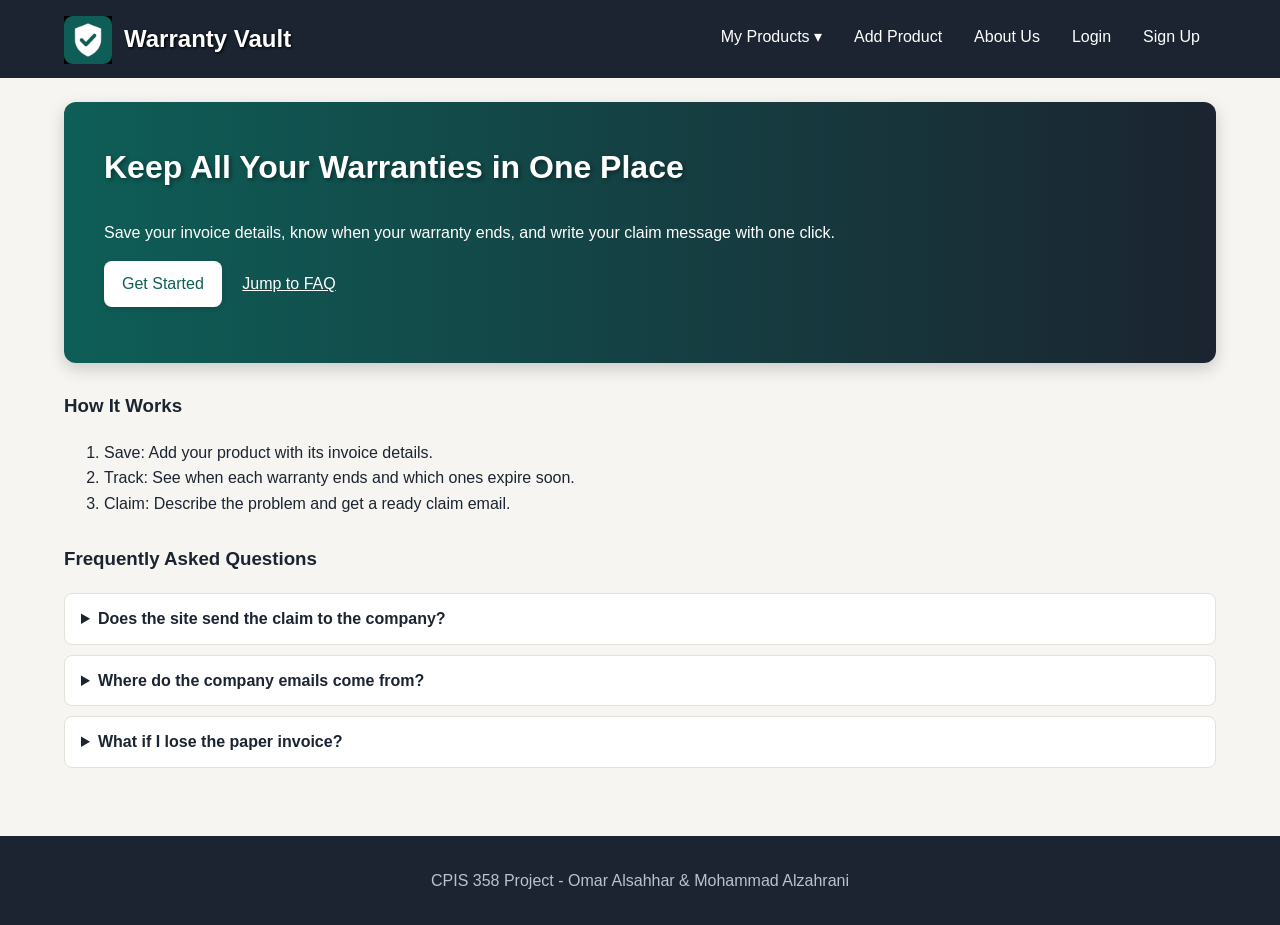
<file: index.html>
<!DOCTYPE HTML>
<html lang="en">

<head>
  <meta charset="UTF-8"> 
  <meta name="description" content="Keep all your warranties in one place">
  <meta name="author" content="Omar Alsahhar & Mohammad Alzahrani">
  <title>Warranty Vault | Home</title>
  <link rel="stylesheet" type="text/css" href="css/style.css">

</head>
<body>

  <header>
    <!-- Image map: clicking the logo opens the About Us page -->
    <img src="images/logo.png" alt="Warranty Vault logo" width="48" height="48" usemap="#logo-map">
    <map name="logo-map">
      <area shape="rect" coords="0,0,48,48" href="about.html" alt="About Us">
    </map>

    <h1><a href="index.html">Warranty Vault</a></h1>

    <!-- Main menu with a dropdown under My Products -->
    <nav>
      <ul>
        <li><a href="dashboard.html">My Products &#9662;</a>
          <ul>
            <li><a href="dashboard.html">All Products</a></li>
            <li><a href="details.html">Product Details</a></li>
            <li><a href="claim.html">Warranty Claim</a></li>
          </ul>
        </li>
        <li><a href="add-product.html">Add Product</a></li>
        <li><a href="about.html">About Us</a></li>
        <li><a href="login.html">Login</a></li>
        <li><a href="signup.html">Sign Up</a></li>
      </ul>
    </nav>
  </header>

  <main>
    <!-- Welcome section -->
    <section class="hero">
      <h2>Keep All Your Warranties in One Place</h2>
      <p>Save your invoice details, know when your warranty ends, and write your claim message with one click.</p>
      <p>
        <a href="login.html" class="btn">Get Started</a>
        <!-- Internal link: jumps to the FAQ section on the same page -->
        <a href="#faq">Jump to FAQ</a>
      </p>
    </section>

    <!-- How it works: we use 'ol' because the steps have an order -->
    <section>
      <h3>How It Works</h3>
      <ol>
        <li>Save: Add your product with its invoice details.</li>
        <li>Track: See when each warranty ends and which ones expire soon.</li>
        <li>Claim: Describe the problem and get a ready claim email.</li>
      </ol>
    </section>

    <!-- FAQ: details/summary -->
    <section id="faq">
      <h3>Frequently Asked Questions</h3>

      <details>
        <summary>Does the site send the claim to the company?</summary>
        <p>No. The site prepares the message and opens your email app, and you send it yourself with the invoice attached.</p>
      </details>

      <details>
        <summary>Where do the company emails come from?</summary>
        <p>From a list of companies saved in the system, taken from their official contact pages.</p>
      </details>

      <details>
        <summary>What if I lose the paper invoice?</summary>
        <p>Save the order number and store name. The store can usually give you a copy.</p>
      </details>
    </section>
  </main>

  <footer>
    <p>CPIS 358 Project - Omar Alsahhar &amp; Mohammad Alzahrani</p>
  </footer>

</body>
</html>
</file>
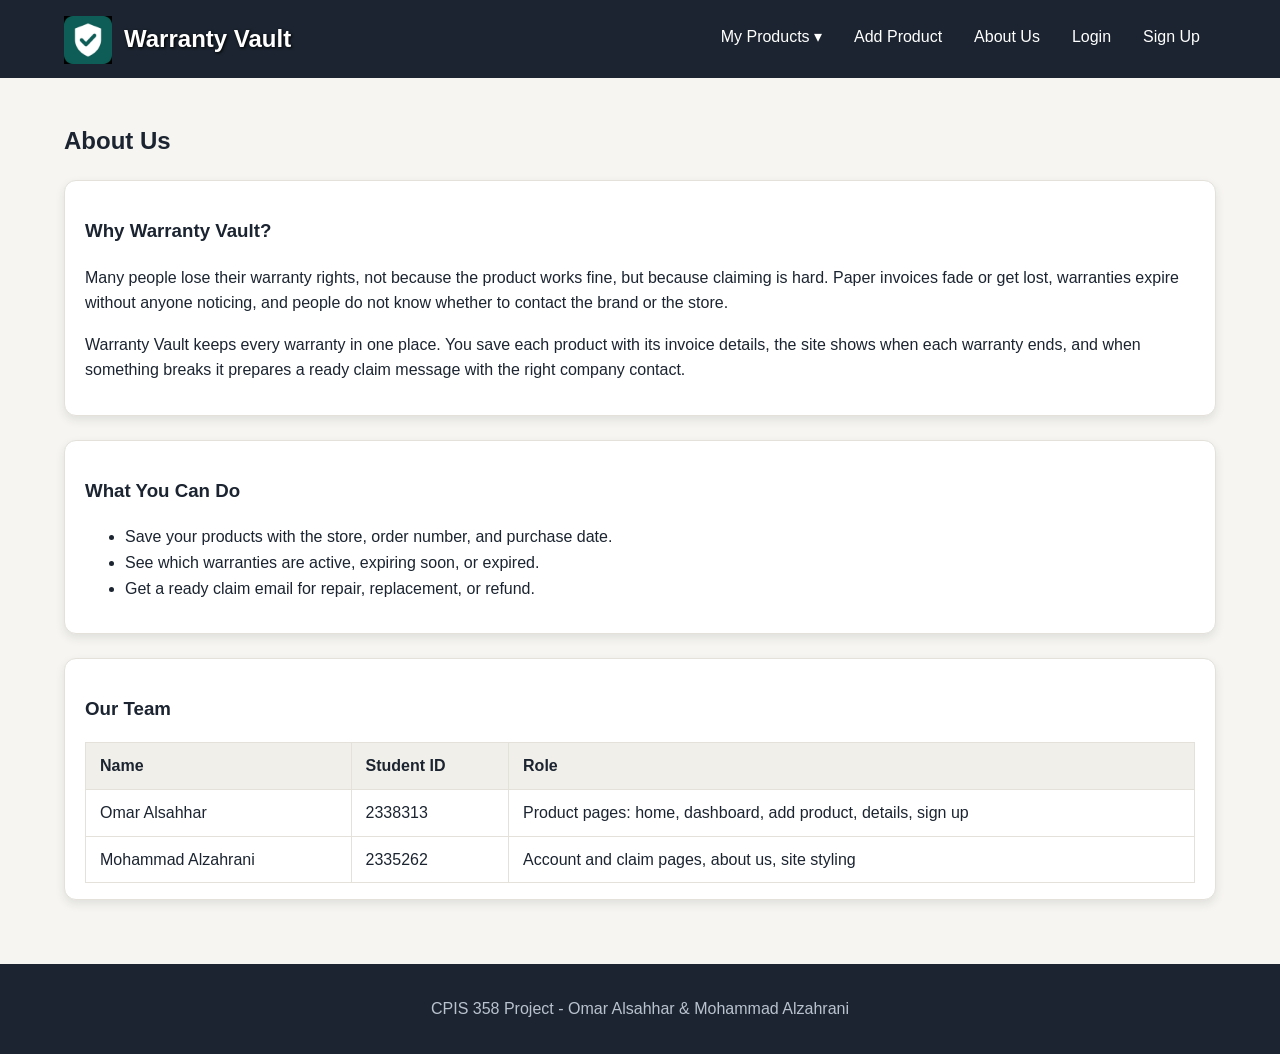
<file: about.html>
<!DOCTYPE html>
<html lang="en">
<head>
  <meta charset="UTF-8">
  <meta name="description" content="Keep all your warranties in one place">
  <meta name="author" content="Omar Alsahhar &amp; Mohammad Alzahrani">
  <title>Warranty Vault | About Us</title>
  <link rel="stylesheet" type="text/css" href="css/style.css">
</head>
<body>

  <header>
    <!-- Image map: clicking the logo opens the About Us page -->
    <img src="images/logo.png" alt="Warranty Vault logo" width="48" height="48" usemap="#logo-map">
    <map name="logo-map">
      <area shape="rect" coords="0,0,48,48" href="about.html" alt="About Us">
    </map>

    <h1><a href="index.html">Warranty Vault</a></h1>

    <!-- Main menu with a dropdown under My Products -->
    <nav>
      <ul>
        <li><a href="dashboard.html">My Products &#9662;</a>
          <ul>
            <li><a href="dashboard.html">All Products</a></li>
            <li><a href="details.html">Product Details</a></li>
            <li><a href="claim.html">Warranty Claim</a></li>
          </ul>
        </li>
        <li><a href="add-product.html">Add Product</a></li>
        <li><a href="about.html">About Us</a></li>
        <li><a href="login.html">Login</a></li>
        <li><a href="signup.html">Sign Up</a></li>
      </ul>
    </nav>
  </header>

  <main>
    <h2>About Us</h2>

    <!-- The idea of the project -->
    <article class="card">
      <h3>Why Warranty Vault?</h3>
      <p>Many people lose their warranty rights, not because the product works fine, but because claiming is hard. Paper invoices fade or get lost, warranties expire without anyone noticing, and people do not know whether to contact the brand or the store.</p>
      <p>Warranty Vault keeps every warranty in one place. You save each product with its invoice details, the site shows when each warranty ends, and when something breaks it prepares a ready claim message with the right company contact.</p>
    </article>

    <!-- What the site offers -->
    <section class="card">
      <h3>What You Can Do</h3>
      <ul>
        <li>Save your products with the store, order number, and purchase date.</li>
        <li>See which warranties are active, expiring soon, or expired.</li>
        <li>Get a ready claim email for repair, replacement, or refund.</li>
      </ul>
    </section>

    <!-- The team -->
    <section class="card">
      <h3>Our Team</h3>
      <table>
        <tr>
          <th>Name</th>
          <th>Student ID</th>
          <th>Role</th>
        </tr>
        <tr>
          <td>Omar Alsahhar</td>
          <td>2338313</td>
          <td>Product pages: home, dashboard, add product, details, sign up</td>
        </tr>
        <tr>
          <td>Mohammad Alzahrani</td>
          <td>2335262</td>
          <td>Account and claim pages, about us, site styling</td>
        </tr>
      </table>
    </section>
  </main>

  <footer>
    <p>CPIS 358 Project - Omar Alsahhar &amp; Mohammad Alzahrani</p>
  </footer>

</body>
</html>
</file>
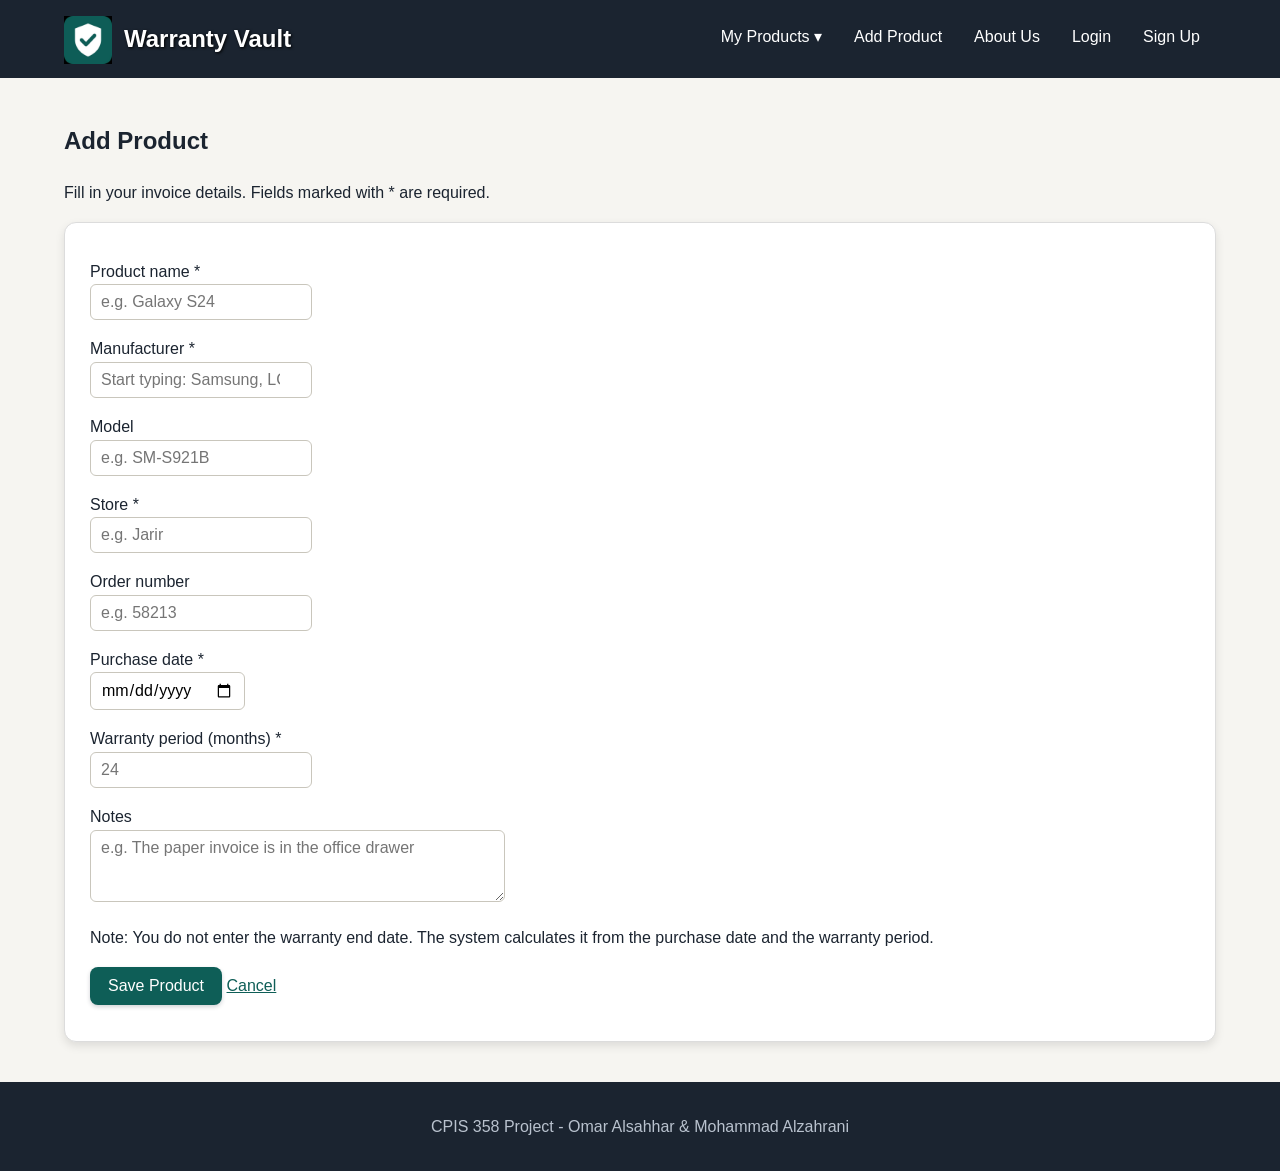
<file: add-product.html>
<!DOCTYPE HTML>
<html lang="en">

<head>
  <meta charset="UTF-8"> 
  <meta name="description" content="Keep all your warranties in one place">
  <meta name="author" content="Omar Alsahhar & Mohammad Alzahrani">
  <title>Warranty Vault | Add Product</title>
  <link rel="stylesheet" type="text/css" href="css/style.css">
  <script src="js/script.js"></script>

  <!-- Embedded CSS: styles only for this page -->
  <style type="text/css">
    form {
      background-color: white;
      border: 1px solid Gainsboro;
      border-radius: 12px;
      padding: 20px 25px;
      box-shadow: 0px 4px 10px rgba(0, 0, 0, 0.1);
    }
  </style>
</head>
<body>

  <header>
    <!-- Image map: clicking the logo opens the About Us page -->
    <img src="images/logo.png" alt="Warranty Vault logo" width="48" height="48" usemap="#logo-map">
    <map name="logo-map">
      <area shape="rect" coords="0,0,48,48" href="about.html" alt="About Us">
    </map>

    <h1><a href="index.html">Warranty Vault</a></h1>

    <!-- Main menu with a dropdown under My Products -->
    <nav>
      <ul>
        <li><a href="dashboard.html">My Products &#9662;</a>
          <ul>
            <li><a href="dashboard.html">All Products</a></li>
            <li><a href="details.html">Product Details</a></li>
            <li><a href="claim.html">Warranty Claim</a></li>
          </ul>
        </li>
        <li><a href="add-product.html">Add Product</a></li>
        <li><a href="about.html">About Us</a></li>
        <li><a href="login.html">Login</a></li>
        <li><a href="signup.html">Sign Up</a></li>
      </ul>
    </nav>
  </header>

  <main>
    <h2>Add Product</h2>
    <p>Fill in your invoice details. Fields marked with * are required.</p>

    <!-- action: after saving, go to the details page (real saving comes in week 4) -->
    <form action="details.html" method="get" onsubmit="return validateProduct()">

      <p>
        <label for="name">Product name *</label><br>
        <input type="text" id="name" name="name" placeholder="e.g. Galaxy S24" onblur="checkField(this)">
      </p>

      <p>
        <!-- list connects this field to the datalist below -->
        <label for="company">Manufacturer *</label><br>
        <input type="text" id="company" name="company" list="companies" placeholder="Start typing: Samsung, LG, Apple" onblur="checkField(this)">
        <datalist id="companies">
          <option value="Samsung">
          <option value="Apple">
          <option value="LG">
          <option value="Sony">
          <option value="HP">
          <option value="Dyson">
          <option value="Huawei">
          <option value="Lenovo">
        </datalist>
      </p>

      <p>
        <label for="model">Model</label><br>
        <input type="text" id="model" name="model" placeholder="e.g. SM-S921B">
      </p>

      <p>
        <label for="store">Store *</label><br>
        <input type="text" id="store" name="store" placeholder="e.g. Jarir" onblur="checkField(this)">
      </p>

      <p>
        <label for="order">Order number</label><br>
        <input type="text" id="order" name="order" placeholder="e.g. 58213">
      </p>

      <p>
        <label for="purchase-date">Purchase date *</label><br>
        <input type="date" id="purchase-date" name="purchaseDate" onblur="checkField(this)">
      </p>

      <p>
        <!-- min and max: the browser rejects numbers outside 1 to 120 -->
        <label for="months">Warranty period (months) *</label><br>
        <input type="number" id="months" name="months" placeholder="24" onblur="checkField(this)">
      </p>

      <p>
        <label for="notes">Notes</label><br>
        <textarea id="notes" name="notes" rows="3" cols="40" placeholder="e.g. The paper invoice is in the office drawer"></textarea>
      </p>

      <p class="note">Note: You do not enter the warranty end date. The system calculates it from the purchase date and the warranty period.</p>
      <!-- JavaScript writes the error message here -->
      <p id="product-error" style="color: Crimson; font-weight: bold;"></p>
      <p>
        <button type="submit">Save Product</button>
        <a href="dashboard.html">Cancel</a>
      </p>

    </form>
  </main>

  <footer>
    <p>CPIS 358 Project - Omar Alsahhar &amp; Mohammad Alzahrani</p>
  </footer>

</body>
</html>
</file>
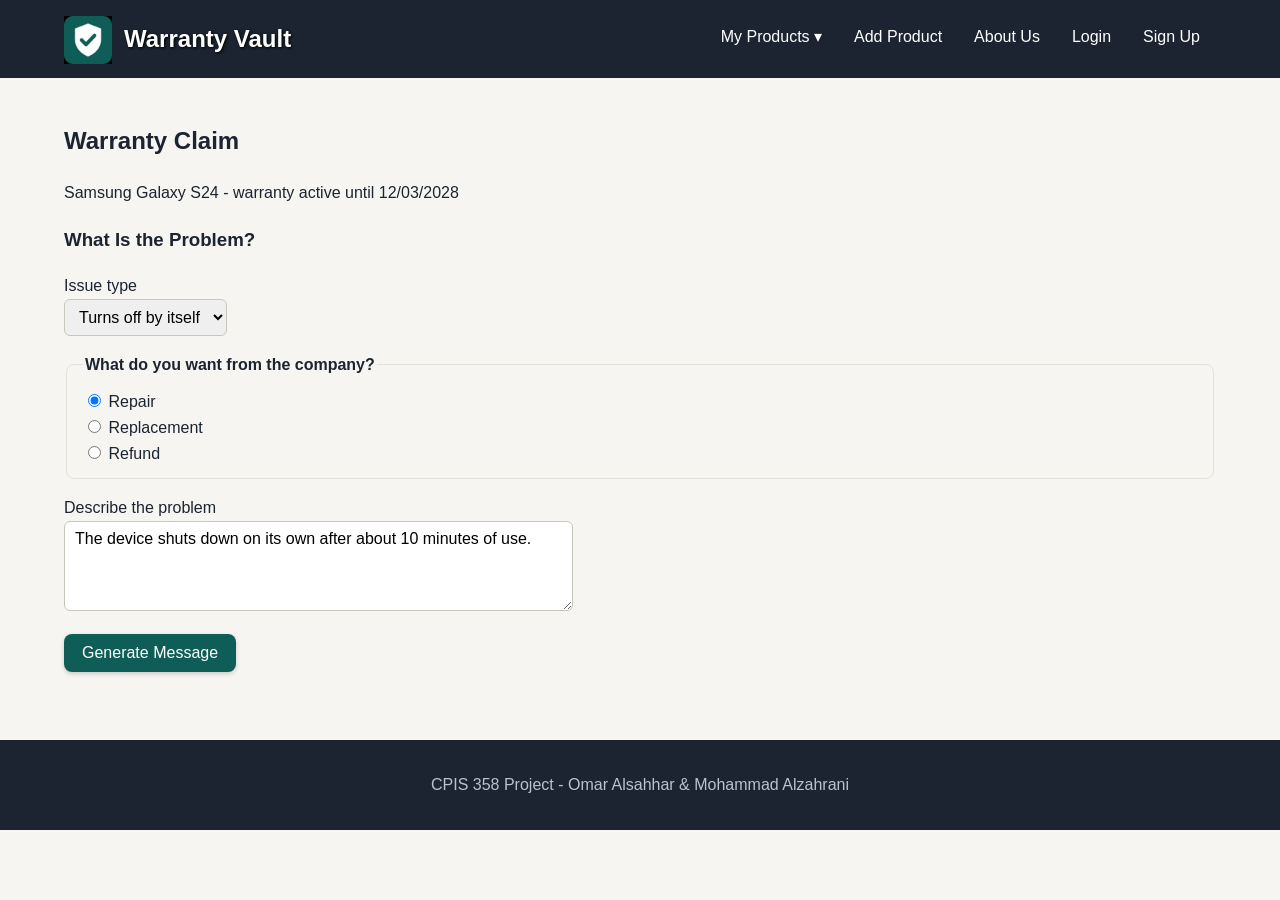
<file: claim.html>
<!DOCTYPE HTML>
<html lang="en">

<head>
  <meta charset="UTF-8"> 
  <meta name="description" content="Keep all your warranties in one place">
  <meta name="author" content="Omar Alsahhar & Mohammad Alzahrani">
  <title>Warranty Vault | Warranty Claim</title>
  <link rel="stylesheet" type="text/css" href="css/style.css">
  <script src="js/script.js"></script>

  <!-- Embedded CSS: styles only for this page -->
  <style type="text/css">
    .message {
      background-color: Ivory;
      border-left: 6px solid Goldenrod;
      font-family: "courier new", courier, monospace;
    }
  </style>
</head>
<body>

  <header>
    <!-- Image map: clicking the logo opens the About Us page -->
    <img src="images/logo.png" alt="Warranty Vault logo" width="48" height="48" usemap="#logo-map">
    <map name="logo-map">
      <area shape="rect" coords="0,0,48,48" href="about.html" alt="About Us">
    </map>

    <h1><a href="index.html">Warranty Vault</a></h1>

    <!-- Main menu with a dropdown under My Products -->
    <nav>
      <ul>
        <li><a href="dashboard.html">My Products &#9662;</a>
          <ul>
            <li><a href="dashboard.html">All Products</a></li>
            <li><a href="details.html">Product Details</a></li>
            <li><a href="claim.html">Warranty Claim</a></li>
          </ul>
        </li>
        <li><a href="add-product.html">Add Product</a></li>
        <li><a href="about.html">About Us</a></li>
        <li><a href="login.html">Login</a></li>
        <li><a href="signup.html">Sign Up</a></li>
      </ul>
    </nav>
  </header>

  <main>
        <h2>Warranty Claim</h2>
    <p>Samsung Galaxy S24 - warranty active until 12/03/2028</p>

    <!-- The claim form -->
    <section>
      <h3>What Is the Problem?</h3>
      <form>
        <p>
          <label for="issue">Issue type</label><br>
          <select id="issue" name="issue">
            <option>Turns off by itself</option>
            <option>Does not turn on</option>
            <option>Screen problem</option>
            <option>Battery problem</option>
            <option>Other</option>
          </select>
        </p>

        <!-- fieldset groups the radio buttons, and the same name lets the user pick only one -->
        <fieldset>
          <legend>What do you want from the company?</legend>
          <input type="radio" id="repair" name="action" value="repair" checked>
          <label for="repair">Repair</label><br>
          <input type="radio" id="replace" name="action" value="replacement">
          <label for="replace">Replacement</label><br>
          <input type="radio" id="refund" name="action" value="refund">
          <label for="refund">Refund</label>
        </fieldset>

        <p>
          <label for="description">Describe the problem</label><br>
          <textarea id="description" name="description" rows="4" cols="50" required>The device shuts down on its own after about 10 minutes of use.</textarea>
        </p>

        <p>
          <button type="button" onclick="generateMessage()">Generate Message</button>
        </p>
      </form>
    </section>

    <!-- The ready message: hidden at first, JavaScript shows it and writes the problem part -->
    <section class="message" id="claim-message" style="display: none;">
      <h3>Your Claim Message</h3>
      <p><strong>To:</strong> [Samsung support email from the companies list]</p>
      <p><strong>Subject:</strong> Warranty Claim - Samsung Galaxy S24 - Order #58213</p>

      <p>Dear Samsung Customer Support,</p>
      <p>I purchased a Samsung Galaxy S24 (Model: SM-S921B) from Jarir Bookstore on 12/03/2026, Order #58213. The device is under warranty until 12/03/2028.</p>
      <p id="msg-problem"></p>
      <p>Best regards,<br>Omar</p>

      <!-- mailto opens the user's email app with the subject filled in -->
      <p><a href="mailto:?subject=Warranty%20Claim%20-%20Samsung%20Galaxy%20S24%20-%20Order%2058213">Open in Email</a></p>
      <p>Your email app will open with the message ready. Just attach the invoice and send.</p>
    </section>

  </main>

  <footer>
    <p>CPIS 358 Project - Omar Alsahhar &amp; Mohammad Alzahrani</p>
  </footer>

</body>
</html>
</file>
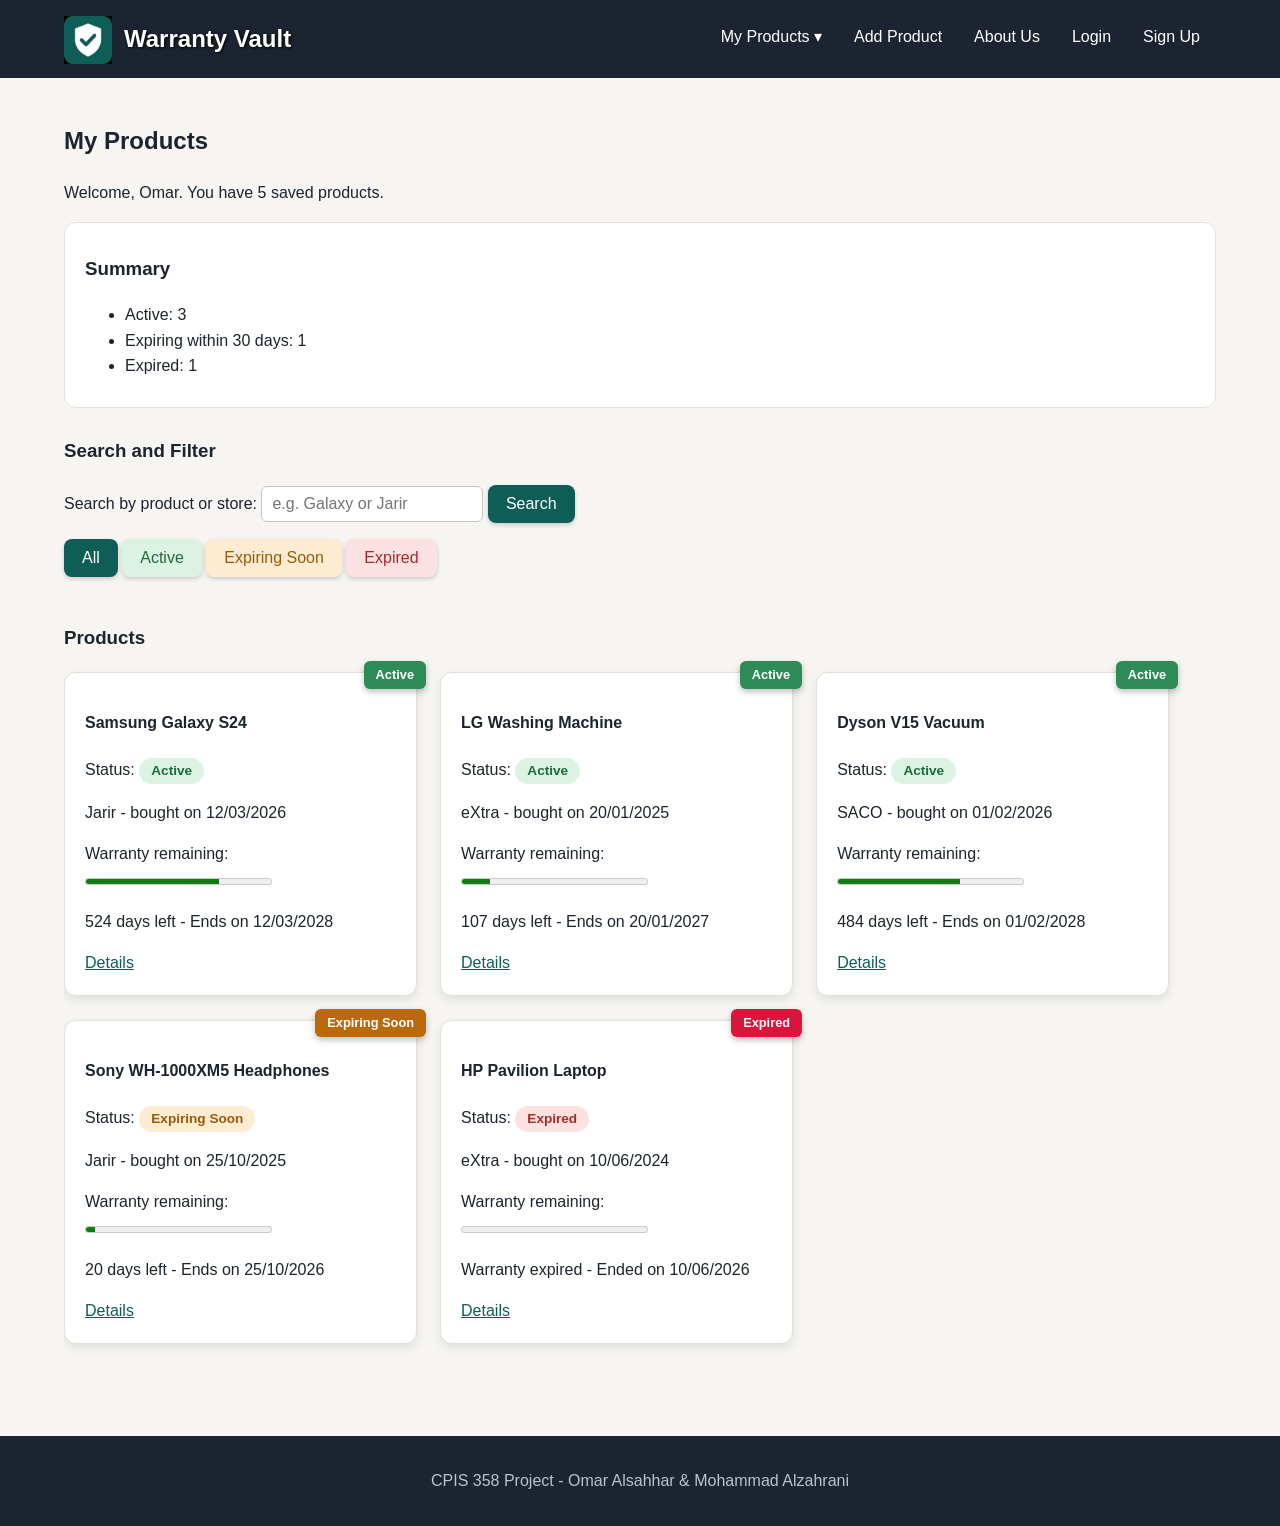
<file: dashboard.html>
<!DOCTYPE HTML>
<html lang="en">

<head>
  <meta charset="UTF-8"> 
  <meta name="description" content="Keep all your warranties in one place">
  <meta name="author" content="Omar Alsahhar & Mohammad Alzahrani">
  <title>Warranty Vault | My Products</title>
  <link rel="stylesheet" type="text/css" href="css/style.css">
  <script src="js/script.js"></script>
</head>
<body>

  <header>
    <!-- Image map: clicking the logo opens the About Us page -->
    <img src="images/logo.png" alt="Warranty Vault logo" width="48" height="48" usemap="#logo-map">
    <map name="logo-map">
      <area shape="rect" coords="0,0,48,48" href="about.html" alt="About Us">
    </map>

    <h1><a href="index.html">Warranty Vault</a></h1>

    <!-- Main menu with a dropdown under My Products -->
    <nav>
      <ul>
        <li><a href="dashboard.html">My Products &#9662;</a>
          <ul>
            <li><a href="dashboard.html">All Products</a></li>
            <li><a href="details.html">Product Details</a></li>
            <li><a href="claim.html">Warranty Claim</a></li>
          </ul>
        </li>
        <li><a href="add-product.html">Add Product</a></li>
        <li><a href="about.html">About Us</a></li>
        <li><a href="login.html">Login</a></li>
        <li><a href="signup.html">Sign Up</a></li>
      </ul>
    </nav>
  </header>

  <main>
    <h2>My Products</h2>
    <p>Welcome, Omar. You have 5 saved products.</p>

    <!-- Number of products in each status -->
    <section class="summary">
      <h3>Summary</h3>
      <ul>
        <li>Active: 3</li>
        <li>Expiring within 30 days: 1</li>
        <li>Expired: 1</li>
      </ul>
    </section>

    <!-- Search and filter (filter buttons will work in week 3 with JavaScript) -->
    <section>
      <h3>Search and Filter</h3>
      <form>
        <label for="search">Search by product or store:</label>
        <input type="search" id="search" name="search" placeholder="e.g. Galaxy or Jarir">
        <button type="submit">Search</button>
      </form>
      <p>
        <button type="button" onclick="filterProducts('All')">All</button>
        <button type="button" class="active" onclick="filterProducts('Active')">Active</button>
        <button type="button" class="expiring" onclick="filterProducts('Expiring Soon')">Expiring Soon</button>
        <button type="button" class="expired" onclick="filterProducts('Expired')">Expired</button>
      </p>
      <!-- JavaScript writes how many products are shown -->
      <p id="filter-result"></p>
    </section>

    <!-- One card for each product -->
    <section class="products">
      <h3>Products</h3>

      <article class="card" id="card1">
        <span class="ribbon" style="background-color: SeaGreen;">Active</span>
        <h4>Samsung Galaxy S24</h4>
        <p>Status: <span class="badge active" id="status1">Active</span></p>
        <p>Jarir - bought on 12/03/2026</p>
        <p>Warranty remaining: <meter min="0" max="100" value="72">72%</meter></p>
        <p>524 days left - Ends on 12/03/2028</p>
        <a href="details.html">Details</a>
      </article>

      <article class="card" id="card2">
        <span class="ribbon" style="background-color: SeaGreen;">Active</span>
        <h4>LG Washing Machine</h4>
        <p>Status: <span class="badge active" id="status2">Active</span></p>
        <p>eXtra - bought on 20/01/2025</p>
        <p>Warranty remaining: <meter min="0" max="100" value="15">15%</meter></p>
        <p>107 days left - Ends on 20/01/2027</p>
        <a href="details.html">Details</a>
      </article>

      <article class="card" id="card3">
        <span class="ribbon" style="background-color: SeaGreen;">Active</span>
        <h4>Dyson V15 Vacuum</h4>
        <p>Status: <span class="badge active" id="status3">Active</span></p>
        <p>SACO - bought on 01/02/2026</p>
        <p>Warranty remaining: <meter min="0" max="100" value="66">66%</meter></p>
        <p>484 days left - Ends on 01/02/2028</p>
        <a href="details.html">Details</a>
      </article>

      <article class="card" id="card4">
        <!-- Layering: this ribbon sits on top of the card corner (z-index) -->
        <span class="ribbon">Expiring Soon</span>
        <h4>Sony WH-1000XM5 Headphones</h4>
        <p>Status: <span class="badge expiring" id="status4">Expiring Soon</span></p>
        <p>Jarir - bought on 25/10/2025</p>
        <p>Warranty remaining: <meter min="0" max="100" value="5">5%</meter></p>
        <p>20 days left - Ends on 25/10/2026</p>
        <a href="details.html">Details</a>
      </article>

      <article class="card" id="card5">
        <!-- Inline CSS example: this ribbon gets a gray color only here -->
        <span class="ribbon" style="background-color: crimson;">Expired</span>
        <h4>HP Pavilion Laptop</h4>
        <p>Status: <span class="badge expired" id=status5>Expired</span></p>
        <p>eXtra - bought on 10/06/2024</p>
        <p>Warranty remaining: <meter min="0" max="100" value="0">0%</meter></p>
        <p>Warranty expired - Ended on 10/06/2026</p>
        <a href="details.html">Details</a>
      </article>
    </section>
  </main>

  <footer>
    <p>CPIS 358 Project - Omar Alsahhar &amp; Mohammad Alzahrani</p>
  </footer>

</body>
</html>
</file>
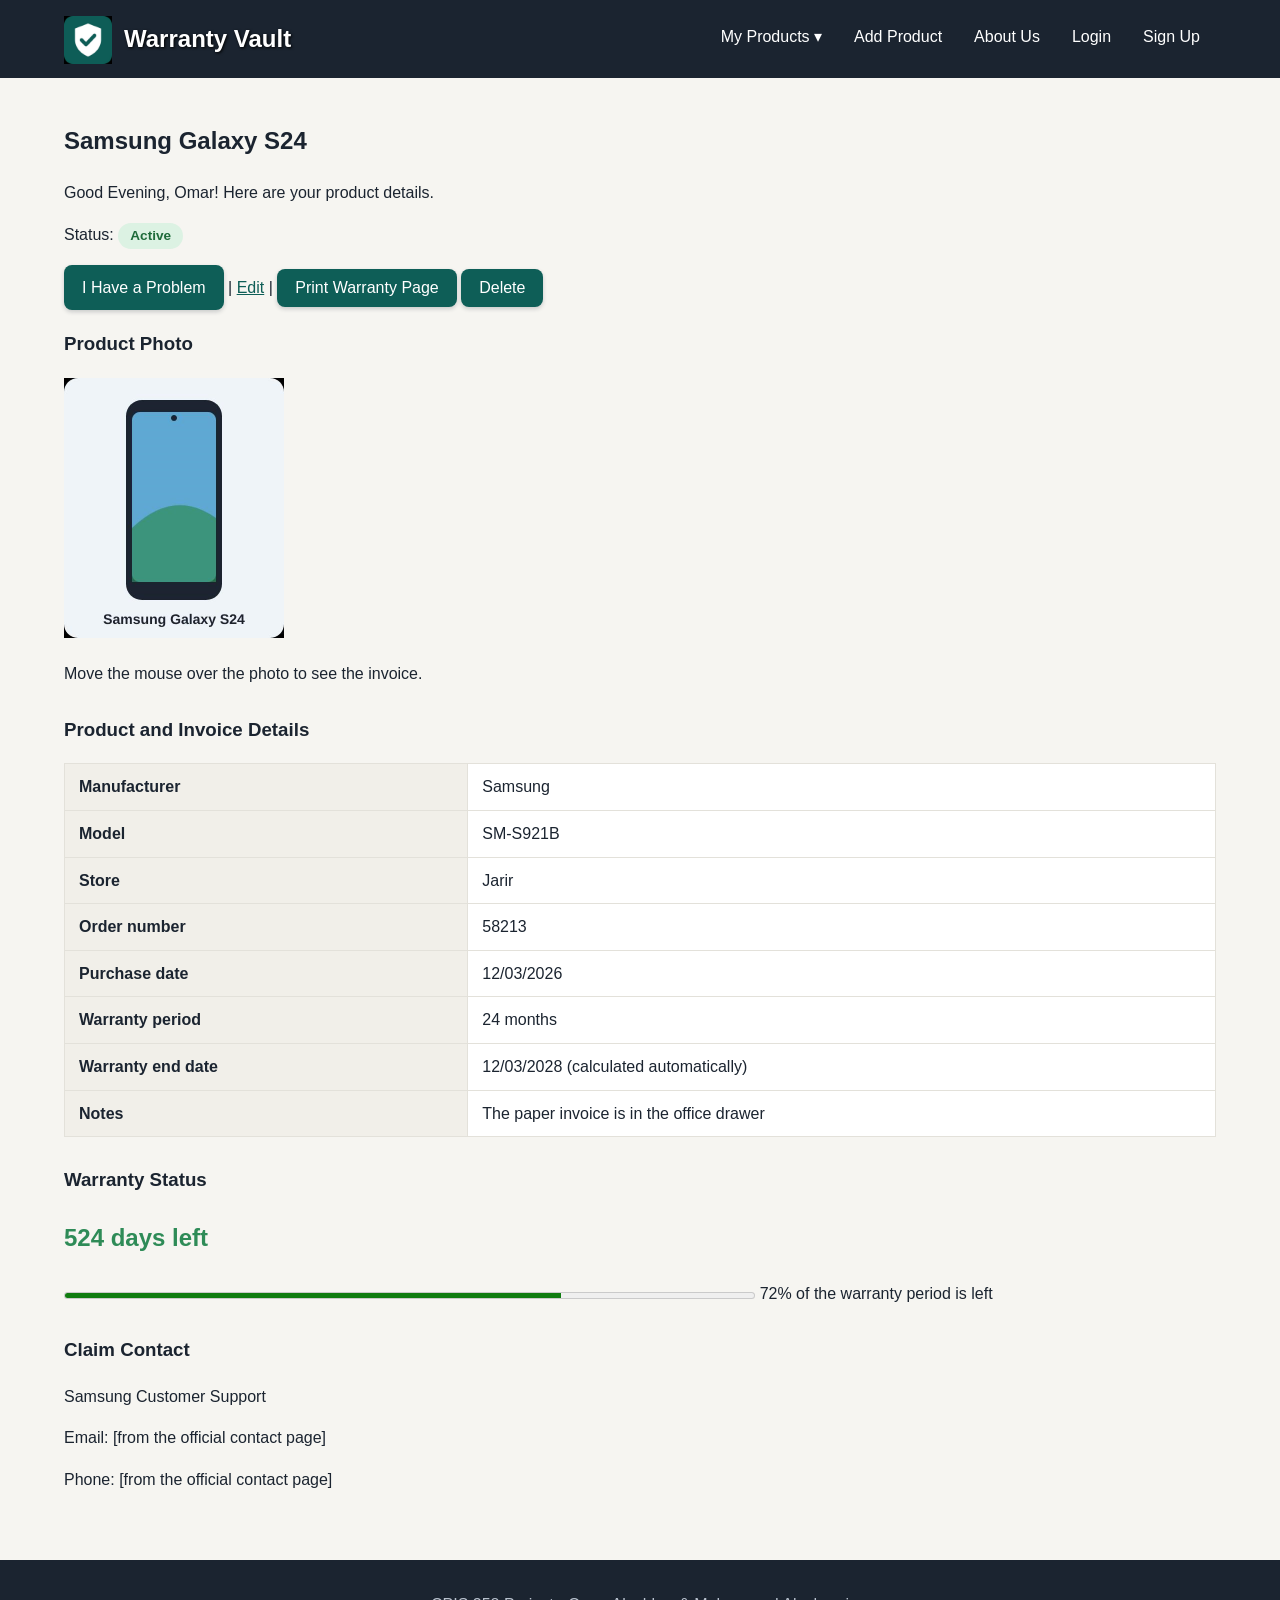
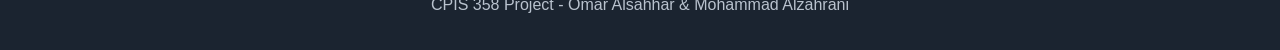
<file: details.html>
<!DOCTYPE HTML>
<html lang="en">

<head>
  <meta charset="UTF-8"> 
  <meta name="description" content="Keep all your warranties in one place">
  <meta name="author" content="Omar Alsahhar & Mohammad Alzahrani">
  <title>Warranty Vault | Product Details</title>
  <link rel="stylesheet" type="text/css" href="css/style.css">
  <!-- Embedded JavaScript: works only on this page -->
  <script>
    // Runs when the page finishes loading (onload)
    function startPage() {
      var now = new Date();
      var hour = now.getHours();
      var greeting;

      if (hour < 12) {
        greeting = "Good Morning";
      } else if (hour < 18) {
        greeting = "Good Afternoon";
      } else {
        greeting = "Good Evening";
      }

      document.getElementById("greeting").innerHTML = greeting + ", Omar! Here are your product details.";
    }

    // Mouse over the photo: show the invoice
    function showInvoice() {
      document.getElementById("product-photo").src = "images/invoice.png";
      document.getElementById("photo-caption").innerHTML = "Invoice from Jarir - Order #58213";
    }

    // Mouse out of the photo: show the product again
    function showProduct() {
      document.getElementById("product-photo").src = "images/product.png";
      document.getElementById("photo-caption").innerHTML = "Move the mouse over the photo to see the invoice.";
    }
  </script>
</head>
<body onload="startPage()">

  <header>
    <!-- Image map: clicking the logo opens the About Us page -->
    <img src="images/logo.png" alt="Warranty Vault logo" width="48" height="48" usemap="#logo-map">
    <map name="logo-map">
      <area shape="rect" coords="0,0,48,48" href="about.html" alt="About Us">
    </map>

    <h1><a href="index.html">Warranty Vault</a></h1>

    <!-- Main menu with a dropdown under My Products -->
    <nav>
      <ul>
        <li><a href="dashboard.html">My Products &#9662;</a>
          <ul>
            <li><a href="dashboard.html">All Products</a></li>
            <li><a href="details.html">Product Details</a></li>
            <li><a href="claim.html">Warranty Claim</a></li>
          </ul>
        </li>
        <li><a href="add-product.html">Add Product</a></li>
        <li><a href="about.html">About Us</a></li>
        <li><a href="login.html">Login</a></li>
        <li><a href="signup.html">Sign Up</a></li>
      </ul>
    </nav>
  </header>

  <main>
    <h2>Samsung Galaxy S24</h2>
    <!-- JavaScript writes a greeting here when the page loads -->
    <p id="greeting"></p>
    <p>Status: <span class="badge active">Active</span></p>

    <!-- Actions on this product -->
    <p>
      <a href="claim.html" class="btn">I Have a Problem</a> |
      <a href="add-product.html">Edit</a> |
      <button type="button">Print Warranty Page</button>
      <button type="button">Delete</button>
    </p>
    <!-- Dynamic picture: the photo changes to the invoice on mouse over -->

    <section>
      <h3>Product Photo</h3>
      <img id="product-photo" src="images/product.png" alt="Product photo" width="220" height="260"
           onmouseover="showInvoice()" onmouseout="showProduct()">
      <p id="photo-caption">Move the mouse over the photo to see the invoice.</p>
    </section>

    <!-- Product and invoice data in a table -->
    <section>
      <h3>Product and Invoice Details</h3>
      <table>
        <tr>
          <th>Manufacturer</th>
          <td>Samsung</td>
        </tr>
        <tr>
          <th>Model</th>
          <td>SM-S921B</td>
        </tr>
        <tr>
          <th>Store</th>
          <td>Jarir</td>
        </tr>
        <tr>
          <th>Order number</th>
          <td>58213</td>
        </tr>
        <tr>
          <th>Purchase date</th>
          <td>12/03/2026</td>
        </tr>
        <tr>
          <th>Warranty period</th>
          <td>24 months</td>
        </tr>
        <tr>
          <th>Warranty end date</th>
          <td>12/03/2028 (calculated automatically)</td>
        </tr>
        <tr>
          <th>Notes</th>
          <td>The paper invoice is in the office drawer</td>
        </tr>
      </table>
    </section>

    <section>
      <h3>Warranty Status</h3>
      <p style="font-size: 24px; font-weight: bold; color: SeaGreen;">524 days left</p>
      <p><meter min="0" max="100" value="72">72%</meter> 72% of the warranty period is left</p>
    </section>

    <!-- The email and phone will come from the companies list -->
    <section>
      <h3>Claim Contact</h3>
      <p>Samsung Customer Support</p>
      <p>Email: [from the official contact page]</p>
      <p>Phone: [from the official contact page]</p>
    </section>
  </main>

  <footer>
    <p>CPIS 358 Project - Omar Alsahhar &amp; Mohammad Alzahrani</p>
  </footer>

</body>
</html>
</file>
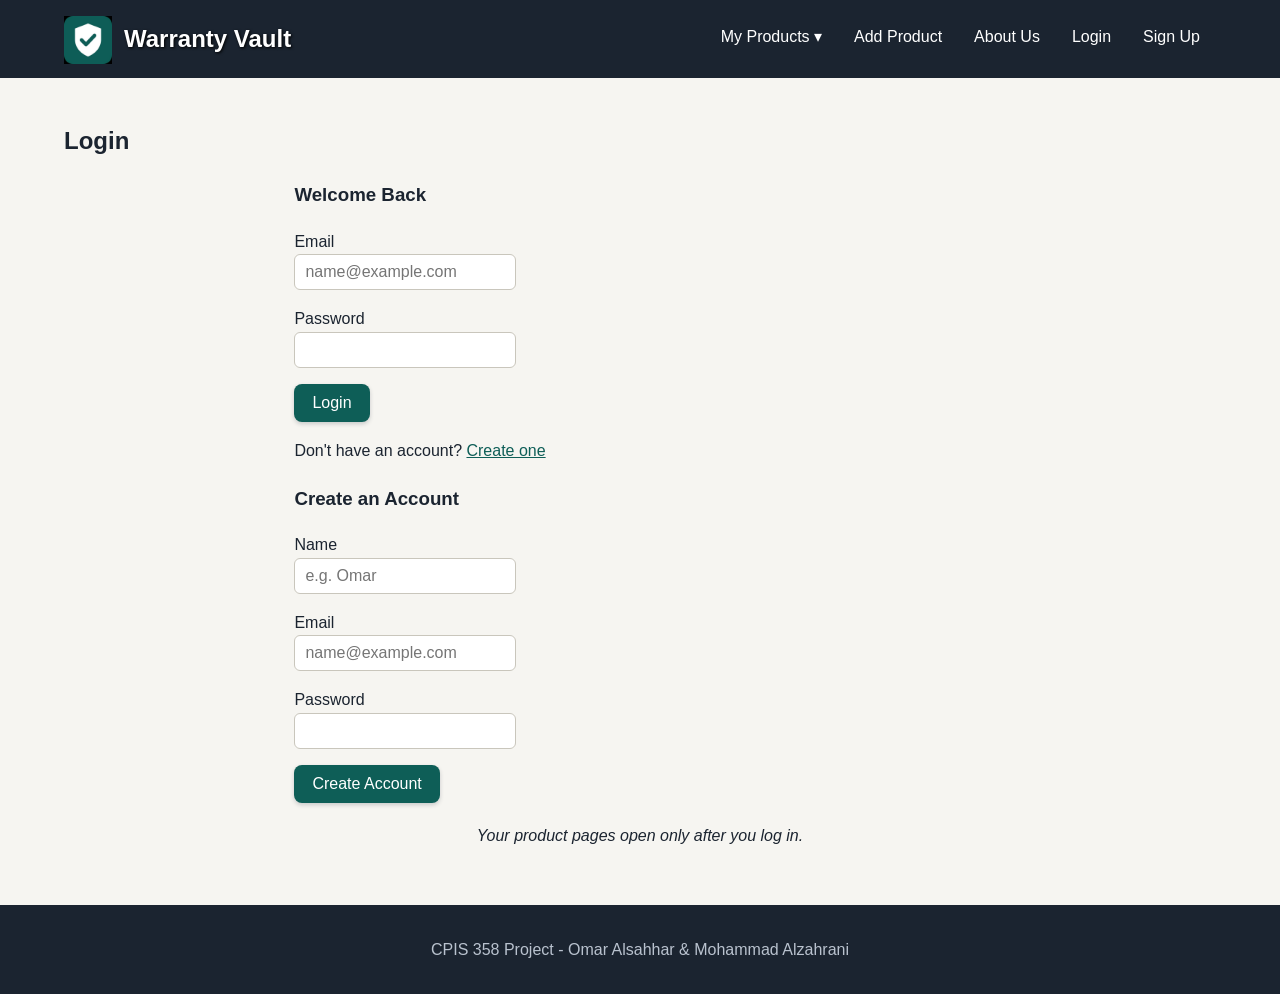
<file: login.html>
<!DOCTYPE HTML>
<html lang="en">

<head>
  <meta charset="UTF-8"> 
  <meta name="description" content="Keep all your warranties in one place">
  <meta name="author" content="Omar Alsahhar & Mohammad Alzahrani">
  <title>Warranty Vault | Login</title>
  <link rel="stylesheet" type="text/css" href="css/style.css">

  <!-- Embedded CSS: styles only for this page -->
  <style type="text/css">
    main section {
      width: 60%;
      margin: 0px auto 20px auto;
    }
  </style>
</head>
<body>

  <header>
    <!-- Image map: clicking the logo opens the About Us page -->
    <img src="images/logo.png" alt="Warranty Vault logo" width="48" height="48" usemap="#logo-map">
    <map name="logo-map">
      <area shape="rect" coords="0,0,48,48" href="about.html" alt="About Us">
    </map>

    <h1><a href="index.html">Warranty Vault</a></h1>

    <!-- Main menu with a dropdown under My Products -->
    <nav>
      <ul>
        <li><a href="dashboard.html">My Products &#9662;</a>
          <ul>
            <li><a href="dashboard.html">All Products</a></li>
            <li><a href="details.html">Product Details</a></li>
            <li><a href="claim.html">Warranty Claim</a></li>
          </ul>
        </li>
        <li><a href="add-product.html">Add Product</a></li>
        <li><a href="about.html">About Us</a></li>
        <li><a href="login.html">Login</a></li>
        <li><a href="signup.html">Sign Up</a></li>
      </ul>
    </nav>
  </header>

  <main>
    <h2>Login</h2>

    <!-- Login form: after logging in, go to the dashboard -->
    <section>
      <h3>Welcome Back</h3>
      <form action="dashboard.html" method="get">
        <p>
          <label for="login-email">Email</label><br>
          <input type="email" id="login-email" name="email" placeholder="name@example.com" required>
        </p>
        <p>
          <label for="login-password">Password</label><br>
          <input type="password" id="login-password" name="password" required>
        </p>
        <p>
          <button type="submit">Login</button>
        </p>
      </form>
         <!-- href="#register": jumps to the element with id="register" on the same page -->
      <p>Don't have an account? <a href="#register">Create one</a></p>
    </section>

    <!-- Register form: the link above jumps to this id -->
    <section id="register">
      <h3>Create an Account</h3>
      <form action="dashboard.html" method="get">
        <p>
          <label for="reg-name">Name</label><br>
          <input type="text" id="reg-name" name="name" placeholder="e.g. Omar" required>
        </p>
        <p>
          <label for="reg-email">Email</label><br>
          <input type="email" id="reg-email" name="email" placeholder="name@example.com" required>
        </p>
        <p>
          <label for="reg-password">Password</label><br>
          <input type="password" id="reg-password" name="password" required>
        </p>
        <p>
          <button type="submit">Create Account</button>
        </p>
      </form>
    </section>

    <p style="text-align: center; font-style: italic;">Your product pages open only after you log in.</p>
  </main>

  <footer>
    <p>CPIS 358 Project - Omar Alsahhar &amp; Mohammad Alzahrani</p>
  </footer>

</body>
</html>
</file>
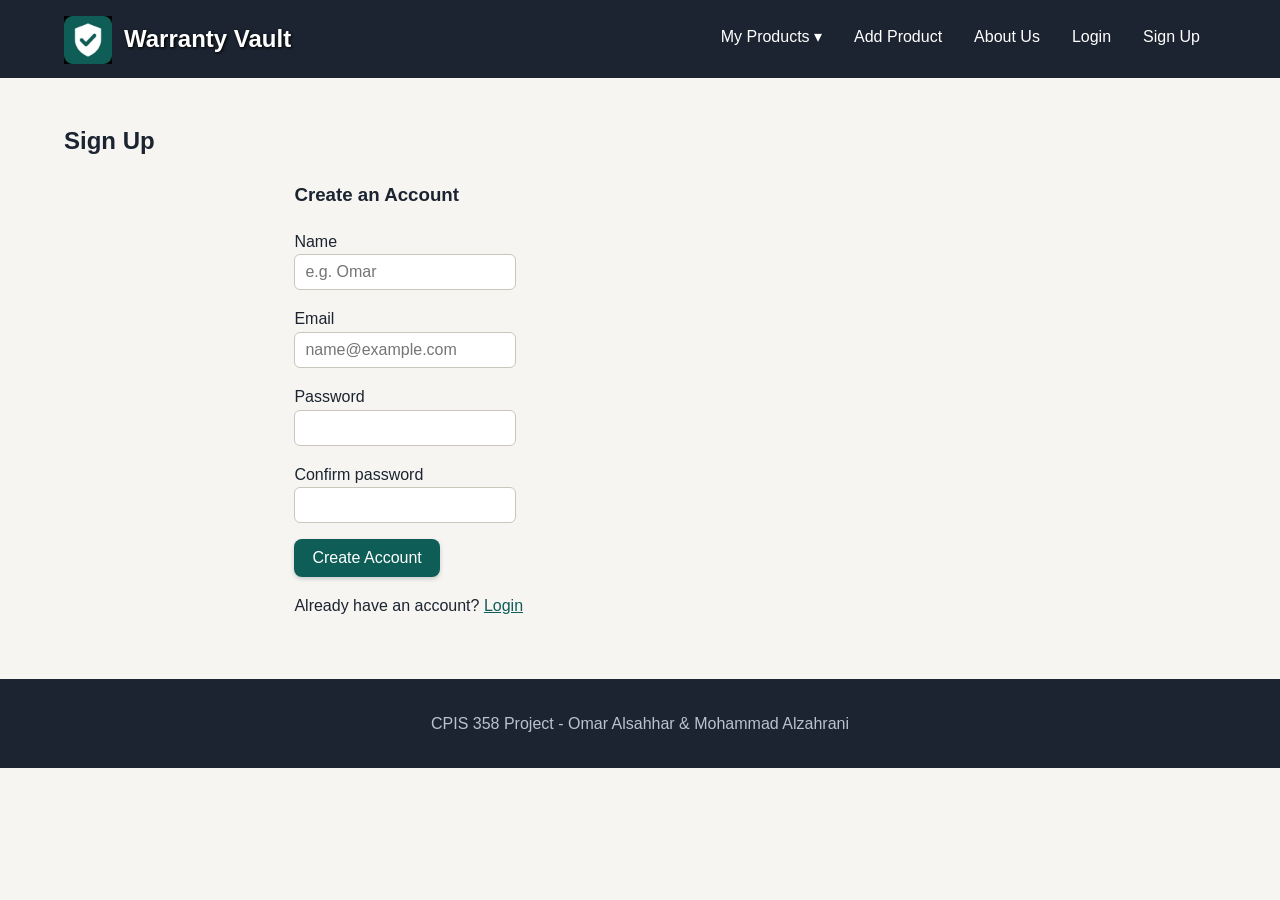
<file: signup.html>
<!DOCTYPE HTML>
<html lang="en">

<head>
  <meta charset="UTF-8"> 
  <meta name="description" content="Keep all your warranties in one place">
  <meta name="author" content="Omar Alsahhar & Mohammad Alzahrani">
  <title>Warranty Vault | Sign Up</title>
  <link rel="stylesheet" type="text/css" href="css/style.css">
  <script src="js/script.js"></script>

  <!-- Embedded CSS: styles only for this page -->
  <style type="text/css">
    main section {
      width: 60%;
      margin: 0px auto 20px auto;
    }
  </style>
</head>
<body>

  <header>
    <!-- Image map: clicking the logo opens the About Us page -->
    <img src="images/logo.png" alt="Warranty Vault logo" width="48" height="48" usemap="#logo-map">
    <map name="logo-map">
      <area shape="rect" coords="0,0,48,48" href="about.html" alt="About Us">
    </map>

    <h1><a href="index.html">Warranty Vault</a></h1>

    <!-- Main menu with a dropdown under My Products -->
    <nav>
      <ul>
        <li><a href="dashboard.html">My Products &#9662;</a>
          <ul>
            <li><a href="dashboard.html">All Products</a></li>
            <li><a href="details.html">Product Details</a></li>
            <li><a href="claim.html">Warranty Claim</a></li>
          </ul>
        </li>
        <li><a href="add-product.html">Add Product</a></li>
        <li><a href="about.html">About Us</a></li>
        <li><a href="login.html">Login</a></li>
        <li><a href="signup.html">Sign Up</a></li>
      </ul>
    </nav>
  </header>

  <main>

    <h2>Sign Up</h2>
    <section>
      <h3>Create an Account</h3>
      <form action="dashboard.html" method="get" onsubmit="return validateSignup()">
        <p>
          <label for="reg-name">Name</label><br>
          <input type="text" id="reg-name" name="name" placeholder="e.g. Omar">
        </p>
        <p>
          <label for="reg-email">Email</label><br>
          <input type="email" id="reg-email" name="email" placeholder="name@example.com">
        </p>
        <p>
          <label for="reg-password">Password</label><br>
          <input type="password" id="reg-password" name="password">
        </p>
        <p>
          <label for="reg-confirm">Confirm password</label><br>
          <input type="password" id="reg-confirm" name="confirm">
        </p>
        <!-- JavaScript writes the error message here -->
        <p id="signup-error" style="color: Crimson; font-weight: bold;"></p>
        <p>
          <button type="submit">Create Account</button>
        </p>
      </form>
      <p>Already have an account? <a href="login.html">Login</a></p>
    </section>
  </main>

  <footer>
    <p>CPIS 358 Project - Omar Alsahhar &amp; Mohammad Alzahrani</p>
  </footer>

</body>
</html>
</file>
<file: css/style.css>
/* ===== Basics ===== */

body {
  margin: 0;
  background-color: #F6F5F1;
  color: #1B2430;
  font-family: Tahoma, Arial, sans-serif;
  font-size: 16px;
  line-height: 1.6;
}

a:link,
a:visited { color: #0E5E57; }
a:hover   { color: #0A4540; }

main {
  width: 90%;
  margin: 0 auto;
  padding: 24px 0 40px 0;
}

main section { margin-bottom: 28px; }


/* ===== Header and dropdown menu (master page) ===== */

header {
  background-color: #1B2430;
  color: #FFFFFF;
  padding: 10px 5%;
  height: 58px;              /* fixed height keeps the floated parts inside the header
                                (overflow: auto was cutting off the dropdown menu) */
}

header img {
  float: left;
  margin: 6px 12px 0 0;
  border: 0;
}

header h1 {
  float: left;
  margin: 10px 0;
  font-size: 1.5em;
}

header h1 a:link,
header h1 a:visited {
  color: #FFFFFF;
  text-decoration: none;
  text-shadow: 1px 1px 3px #000000;   /* text shadow */
}

nav { float: right; }

nav ul {
  list-style: none;
  margin: 0;
  padding: 0;
}

nav li {
  float: left;
  position: relative;
}

nav a:link,
nav a:visited {
  display: block;
  padding: 14px 16px;
  color: #FFFFFF;
  text-decoration: none;
}

nav a:hover { background-color: #0E5E57; }

/* The dropdown list is hidden until the mouse is over its menu item */
nav li ul {
  display: none;
  position: absolute;
  top: 100%;
  left: 0;
  width: 12em;
  background-color: #FFFFFF;
  border: 1px solid #E3E1DA;
  border-radius: 0 0 8px 8px;
  box-shadow: 0 6px 14px rgba(27, 36, 48, 0.15);
  z-index: 10;               /* the menu opens on top of the page */
}

nav li:hover ul { display: block; }

nav li ul li { float: none; }

nav li ul a:link,
nav li ul a:visited { color: #1B2430; }

nav li ul a:hover {
  background-color: #E1F0ED;
  color: #0B5C54;
}


/* ===== General classes ===== */

/* .card: any white box (product cards, about page boxes) */
.card {
  position: relative;        /* the ribbon is placed relative to the card */
  z-index: 1;
  background-color: #FFFFFF;
  border: 1px solid #E3E1DA;
  border-radius: 12px;
  box-shadow: 0 4px 10px rgba(27, 36, 48, 0.10);
  padding: 16px 20px;
  margin-bottom: 24px;
}

/* .btn: links and buttons that look like buttons */
button,
.btn:link,
.btn:visited {
  display: inline-block;
  background-color: #0E5E57;
  color: #FFFFFF;
  border: none;
  border-radius: 8px;
  padding: 10px 18px;
  font-family: inherit;
  font-size: 1em;
  text-decoration: none;
  cursor: pointer;
  box-shadow: 0 2px 4px rgba(27, 36, 48, 0.20);
}

button:hover,
.btn:hover { background-color: #0A4540; }

/* .badge: status label, used with one of the three status classes */
.badge {
  display: inline-block;
  padding: 2px 12px;
  border-radius: 20px;
  font-size: 0.85em;
  font-weight: bold;
}

/* Soft status colors (easy on the eyes): light green, light orange, light red.
   Used on the status badges AND on the matching filter buttons. */
.active   { background-color: #DCF2E3; color: #1E6B3A; }
.expiring { background-color: #FDEBD2; color: #9A5A0C; }
.expired  { background-color: #FBE1E1; color: #A32D2D; }

/* Filter buttons keep their own color, a little darker on hover */
button.active:hover   { background-color: #C4E8CF; }
button.expiring:hover { background-color: #F9DAB0; }
button.expired:hover  { background-color: #F6C9C9; }


/* ===== Layering: ribbon on top of the card corner ===== */

.ribbon {
  position: absolute;
  top: -12px;
  right: -10px;
  z-index: 2;                /* higher than the card (1), so it shows on top */
  background-color: #B86A0C;
  color: #FFFFFF;
  padding: 4px 12px;
  border-radius: 6px;
  font-size: 0.8em;
  font-weight: bold;
  box-shadow: 0 3px 6px rgba(0, 0, 0, 0.25);
}


/* ===== Home page ===== */

.hero {
  background-image: linear-gradient(to right, #0E5E57, #1B2430);
  color: #FFFFFF;
  padding: 40px;
  border-radius: 12px;
  box-shadow: 0 6px 16px rgba(27, 36, 48, 0.20);
}

.hero h2 {
  margin-top: 0;
  font-size: 2em;
  text-shadow: 2px 2px 4px rgba(0, 0, 0, 0.40);
}

.hero a:link,
.hero a:visited { color: #FFFFFF; }

.hero .btn:link,
.hero .btn:visited {
  background-color: #FFFFFF;
  color: #0E5E57;
  margin-right: 16px;
}

details {
  background-color: #FFFFFF;
  border: 1px solid #E3E1DA;
  border-radius: 8px;
  padding: 12px 16px;
  margin-bottom: 10px;
}

summary {
  font-weight: bold;
  cursor: pointer;
}


/* ===== Dashboard ===== */

.summary {
  background-color: #FFFFFF;
  border: 1px solid #E3E1DA;
  border-radius: 12px;
  padding: 12px 20px;
}

/* Product cards side by side, three in a row */
.products { overflow: auto; }

.products article {
  float: left;
  width: 27%;
  margin-right: 2%;
  min-height: 290px;
}

meter {
  width: 60%;
  height: 14px;
}


/* ===== Tables (details and about pages) ===== */

table {
  border-collapse: collapse;
  width: 100%;
  background-color: #FFFFFF;
}

th,
td {
  border: 1px solid #E3E1DA;
  padding: 10px 14px;
  text-align: left;
}

th { background-color: #F1EFE9; }


/* ===== Forms ===== */

input,
select,
textarea {
  padding: 8px 10px;
  border: 1px solid #C9C6BC;
  border-radius: 6px;
  font-family: inherit;
  font-size: 1em;
}

input:focus,
select:focus,
textarea:focus { background-color: #EEF6F4; }

fieldset {
  border: 1px solid #E3E1DA;
  border-radius: 8px;
  padding: 12px 16px;
}

legend { font-weight: bold; }


/* ===== Footer ===== */

footer {
  background-color: #1B2430;
  color: #B9C2CE;
  text-align: center;
  padding: 16px;
}


/* ===== Print (always last) ===== */

@media print {
  header, nav, footer, button, .btn:link, .btn:visited, .ribbon { display: none; }

  body {
    background-color: #FFFFFF;
    color: #000000;
    font-family: "Times New Roman", Times, serif;
  }

  .card { box-shadow: none; }
}
</file>
